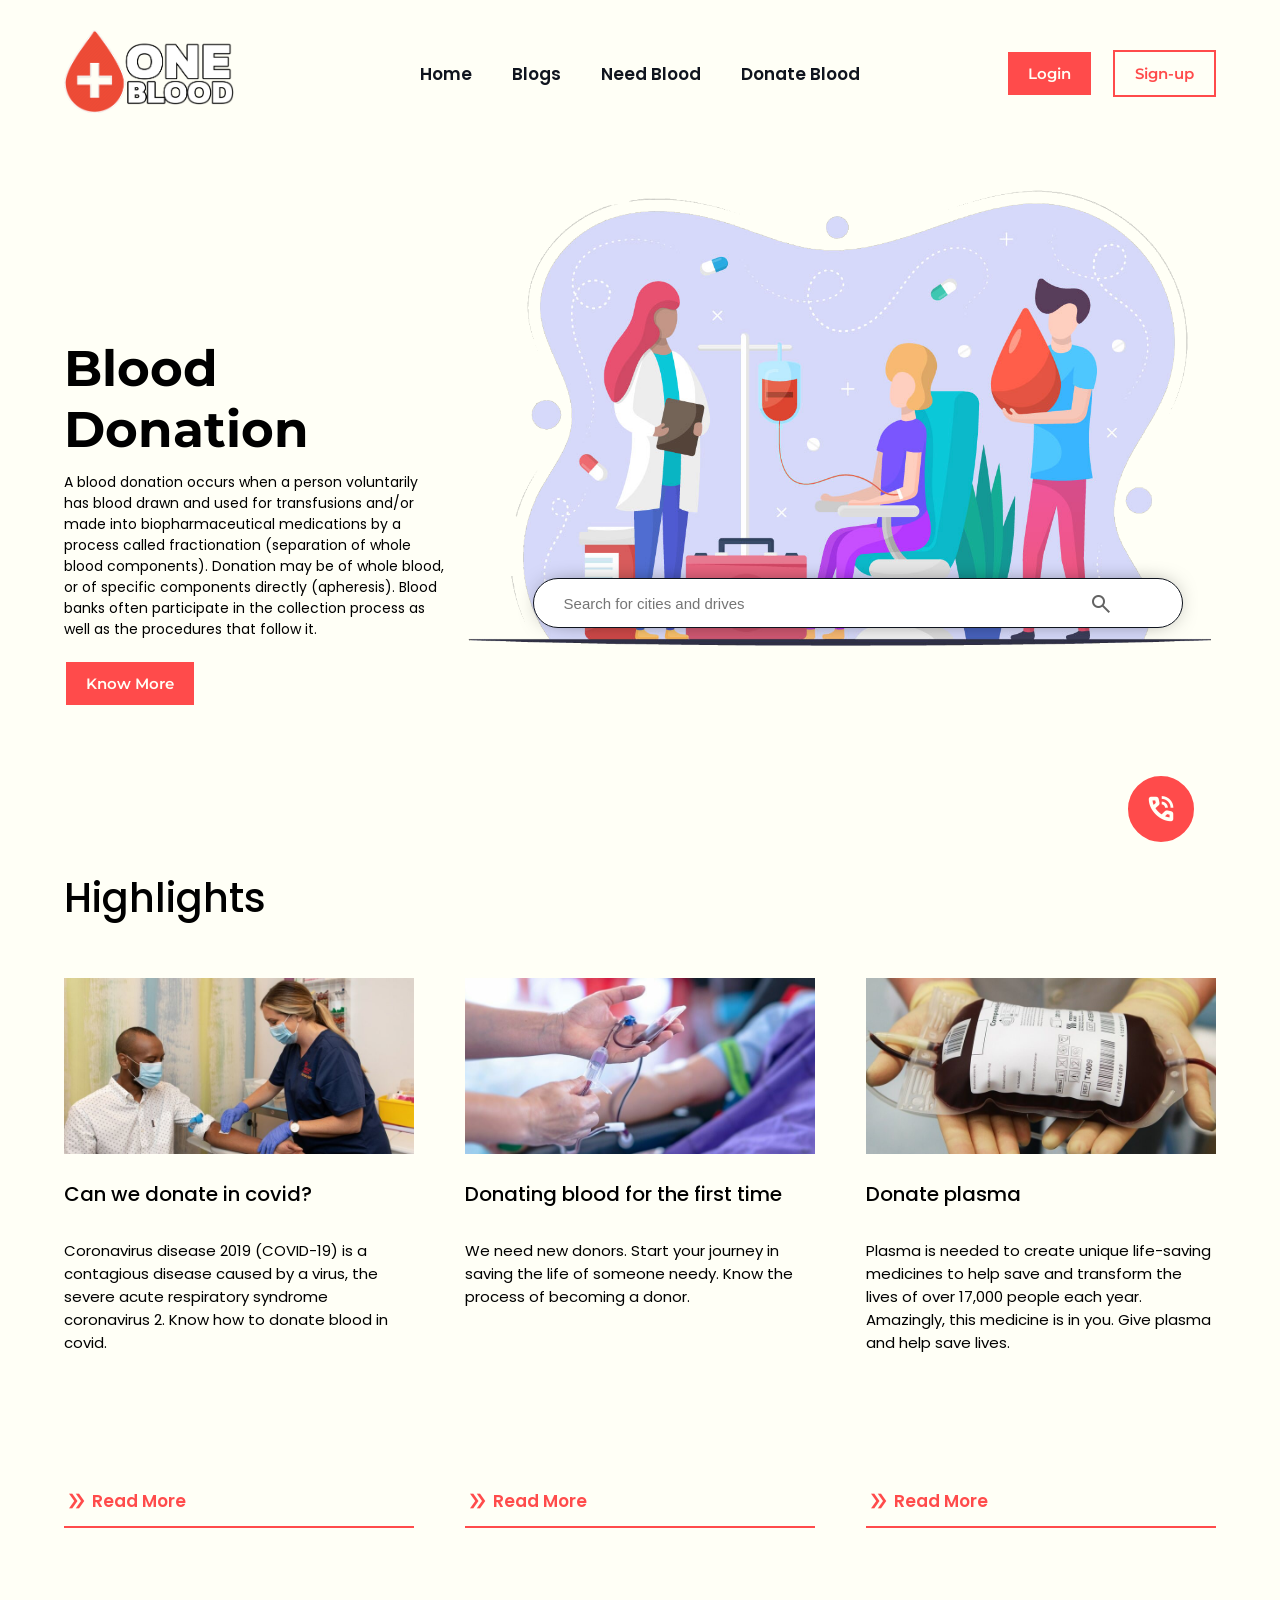
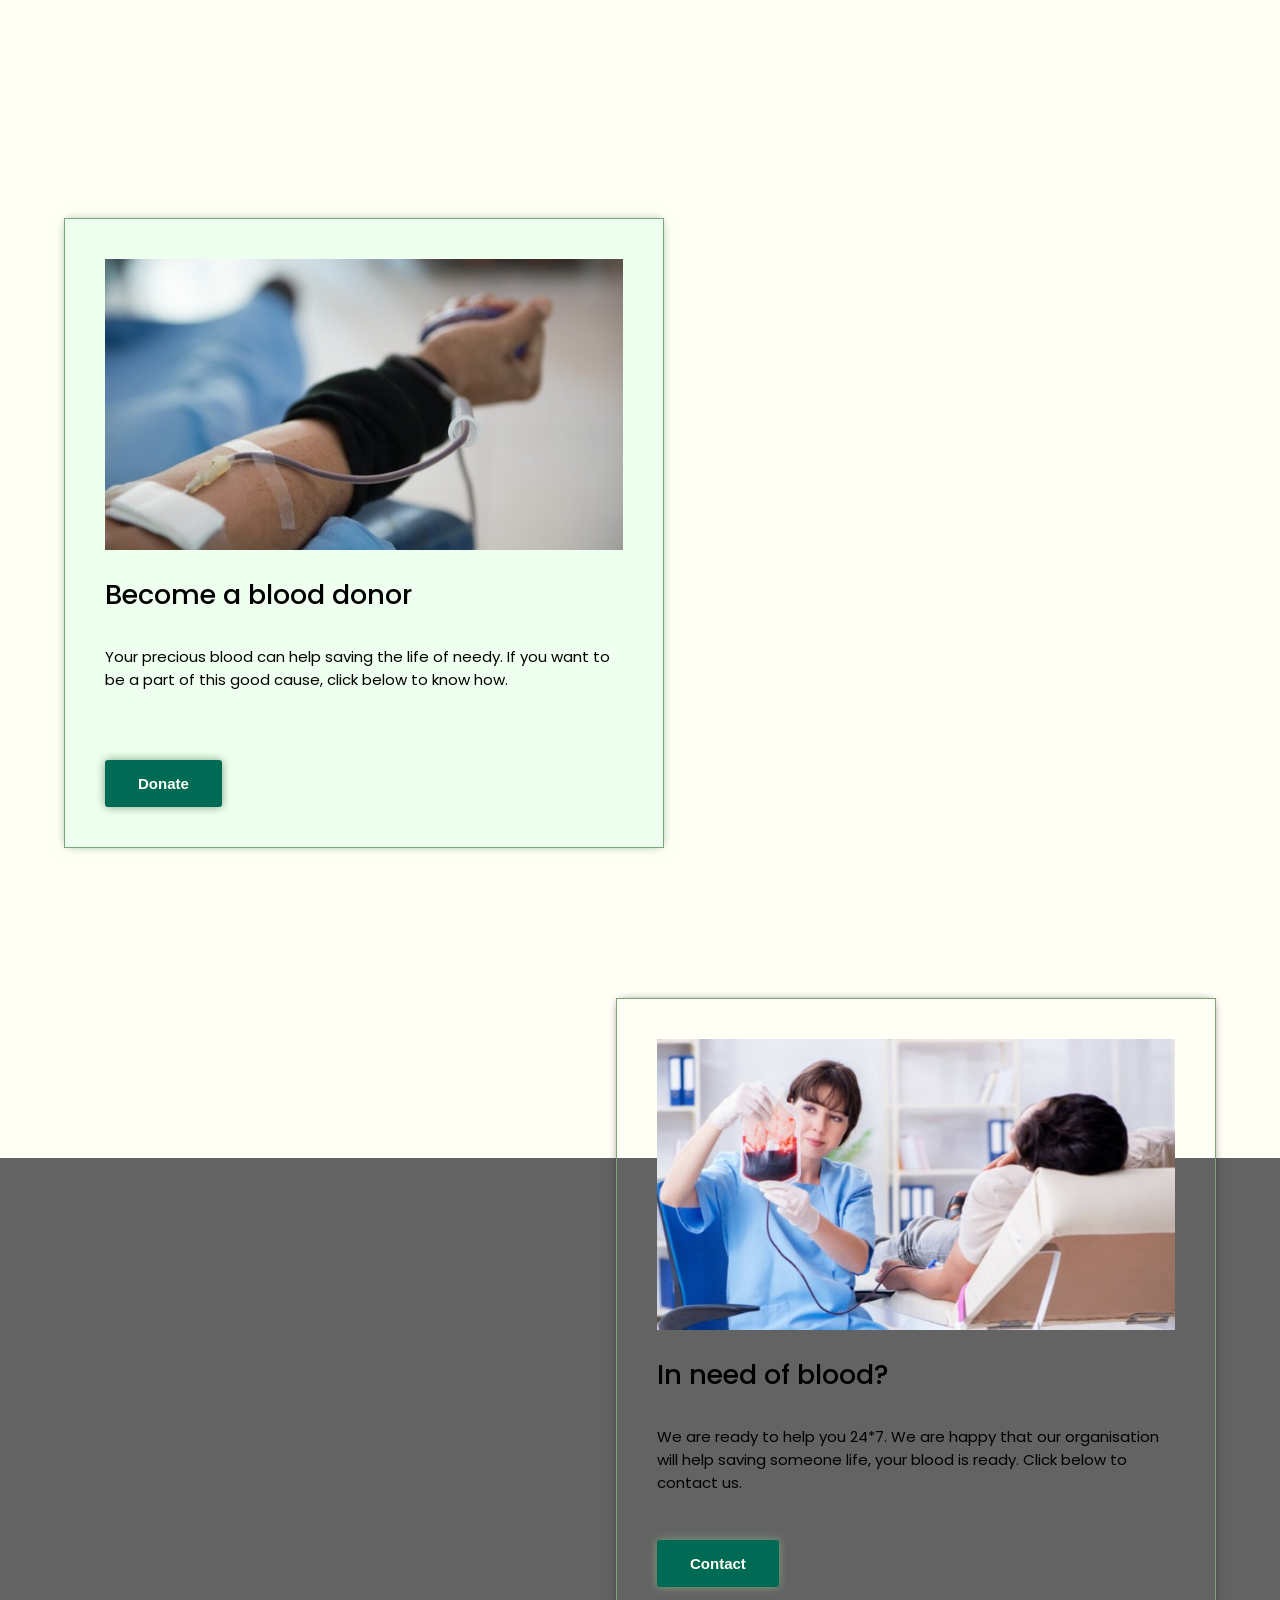
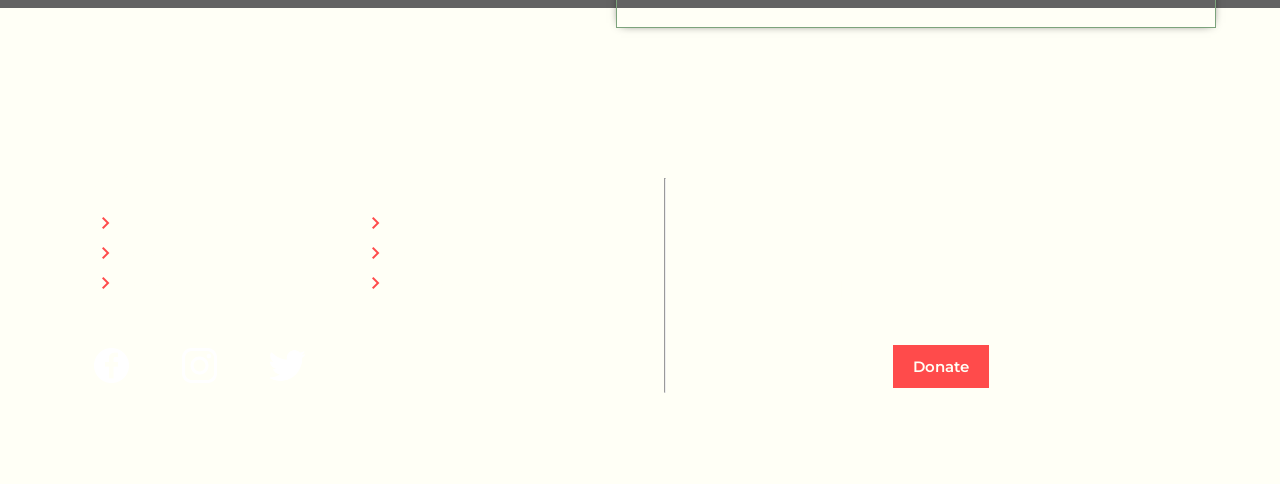
<file: index.html>
<!DOCTYPE html>
<html lang="en">
<head>
    <meta charset="UTF-8">
    <meta http-equiv="X-UA-Compatible" content="IE=edge">
    <meta name="viewport" content="width=device-width, initial-scale=1.0">
    <title> One Blood | Andy Design </title>
    <link rel="stylesheet" href="./css/style.css">
    <link rel="shortcut icon" href="./images/android-chrome-192x192.png" type="image/x-icon">
    <link rel="stylesheet" href="https://fonts.googleapis.com/css2?family=Material+Symbols+Outlined:opsz,wght,FILL,GRAD@48,600,0,0"/>
    <link rel="stylesheet" href="https://fonts.googleapis.com/css2?family=Material+Symbols+Outlined:opsz,wght,FILL,GRAD@48,700,1,200"/>
    <link rel="stylesheet" href="https://fonts.googleapis.com/css2?family=Material+Symbols+Outlined:opsz,wght,FILL,GRAD@20..48,100..700,0..1,-50..200" />
    <link rel="stylesheet" href="https://fonts.googleapis.com/css2?family=Material+Symbols+Outlined:opsz,wght,FILL,GRAD@20..48,100..700,0..1,-50..200" />
</head>
<body>
    <nav class="navbar container">
        <div class="logo"> <a href="./index.html"> <img src="./images/one blood logo.png" alt="Website logo"> </a> </div>
        <div class="nav-item-wrapper">
            <ul class="nav-items">
                <li class="nav-item-1"> <a href="./index.html"> Home </a> </li>
                <li class="nav-item-2"> <a href="#BLOG"> Blogs </a> </li>
                <li class="nav-item-3"> <a href="./contact.html"> Need Blood </a> </li>
                <li class="nav-item-3"> <a href="./donate.html"> Donate Blood </a> </li>
            </ul>
        </div>
        <div class="nav-right">
            <div> <a href="./login.html"> <button type="submit" class="login-btn primary-btn"> Login </button> </a> </div>
            <div> <a href="./signup.html"> <button type="submit" class="sign-up-btn secondary-btn"> Sign-up </button> </a> </div>
        </div>
    </nav>

    <section class="appointment-wrap container">
        <div class="appointment">
            <div class="appointment-circle">
                <a href="./donate.html"> <span class="material-symbols-outlined"> phone_in_talk </span> </a>
            </div>
            <div class="appointment-text"> <p>Book an appointment</p> </div>
        </div>
    </section>

    <section class="showcase-bg container">
        <div class="bg-image"> <img src="./images/blood-donation.png" alt="Picture of a doctor, a donor and a reciever"> </div>
        <form action="" method="post" class="form-1">
            <input type="text" name="" id="search-box" class="search-box" placeholder="Search for cities and drives">
            <button type="submit" class="comp-btn"> <span class="material-symbols-outlined"> search </span> </button>
            <button type="submit" class="mob-btn primary-btn"> Search </button>
        </form>
        <div class="bd-info-wrap">
            <h1 class="bd-info-head"> Blood Donation </h1>
            <p class="bd-info-text"> A blood donation occurs when a person voluntarily has blood drawn and used for transfusions and/or made into biopharmaceutical medications by a process called fractionation (separation of whole blood components). Donation may be of whole blood, or of specific components directly (apheresis). Blood banks often participate in the collection process as well as the procedures that follow it. </p>
            <a href="https://en.wikipedia.org/wiki/Blood_donation" target="_blank" class="know-more-btn"> <button class="primary-btn"> Know More </button> </a>
        </div>
    </section>
    
    <section class="blog-wrap" id="BLOG">
        <h1 class="blog-head container"> Highlights </h1>
        <div class="box-wrap container">
            <div class="box">
                <img src="./images/covid_donate.jpg" alt="Blood donation in covid19">
                <h3 class="box-head"> Can we donate in covid? </h3>
                <p class="box-text"> Coronavirus disease 2019 (COVID-19) is a contagious disease caused by a virus, the severe acute respiratory syndrome coronavirus 2. Know how to donate blood in covid. </p>
                <div class="box-link-wrapper">
                    <a href="https://www.redcrossblood.org/donate-blood/dlp/coronavirus--covid-19--and-blood-donation.html" target="_blank"> 
                        <div class="box-btn"> 
                            <span class="material-symbols-outlined"> double_arrow </span> 
                            <span class="rm-text"> Read More </span> 
                        </div> 
                    </a>
                </div>
            </div>
            <div class="box">
                <img src="./images/first-donate.jpg" alt="Donating blood for first time">
                <h3 class="box-head"> Donating blood for the first time </h3>
                <p class="box-text"> We need new donors. Start your journey in saving the life of someone needy. Know the process of becoming a donor. </p>
                <div class="box-link-wrapper">
                    <a href="https://www.blood.co.uk/the-donation-process/giving-blood-for-the-first-time/" target="_blank"> 
                        <div class="box-btn"> 
                            <span class="material-symbols-outlined"> double_arrow </span> 
                            <span class="rm-text"> Read More </span> 
                        </div> 
                    </a>
                </div>
            </div>
            <div class="box">
                <img src="./images/plasma-donate.jpg" alt="Donate your plasma">
                <h3 class="box-head"> Donate plasma </h3>
                <p class="box-text"> Plasma is needed to create unique life-saving medicines to help save and transform the lives of over 17,000 people each year. Amazingly, this medicine is in you. Give plasma and help save lives. </p>
                <div class="box-link-wrapper">
                    <a href="https://www.blood.co.uk/plasma/" target="_blank"> 
                        <div class="box-btn"> 
                            <span class="material-symbols-outlined"> double_arrow </span> 
                            <span class="rm-text"> Read More </span> 
                        </div> 
                    </a>
                </div>
            </div>
        </div>
    </section>

    <section class="dr-wrap container">
        <div class="dr">
            <div class="donate">
                <img src="./images/doing-blood-donate.jpg" alt="">
                <h1 class="donate-head"> Become a blood donor </h1>
                <p class="dr-text"> Your precious blood can help saving the life of needy. If you want to be a part of this good cause, click below to know how. </p>
                <a href="./donate.html"> <button class="donate-btn"> Donate </button> </a>
            </div>
            <div class="recieve">
                <img src="./images/blood-recieve.jpg" alt="">
                <h1 class="recieve-head"> In need of blood? </h1>
                <p class="dr-text"> We are ready to help you 24*7. We are happy that our organisation will help saving someone life, your blood is ready. Click below to contact us. </p>
                <a href="./contact.html"> <button class="recieve-btn"> Contact </button> </a>
            </div>
        </div>
    </section>

    <section class="footer">
        <div class="foot-wrap container">
            <div class="left-items-wrap">
                <div class="foot-links-wrap container">
                    <div class="q-links-wrapper">
                        <h3 class="q-links"> Quick Links </h3>
                        <div> 
                            <a href="https://en.wikipedia.org/wiki/Blood_donation" target="_blank"> 
                                <div class="footer-link-wrapper"> 
                                    <span class="material-symbols-outlined"> chevron_right </span> 
                                    <span class="footer-link-text"> About Blood Donation </span> 
                                </div> 
                            </a>  
                        </div>
                        <div> 
                            <a href="./donate.html" target="_blank"> 
                                <div class="footer-link-wrapper"> 
                                    <span class="material-symbols-outlined"> chevron_right </span> 
                                    <span class="footer-link-text"> Donate </span> 
                                </div>
                            </a>
                        </div>
                        <div> 
                            <a href="./contact.html" target="_blank"> 
                                <div class="footer-link-wrapper"> 
                                    <span class="material-symbols-outlined"> chevron_right </span> 
                                    <span class="footer-link-text"> Contact Us </span> 
                                </div>
                            </a>
                        </div>
                    </div>
                    <div class="imp-links-wrapper">
                        <h3 class="imp-links"> Important Links </h3>
                        <div> 
                            <a href="" target="_blank"> 
                                <div class="footer-link-wrapper"> 
                                    <span class="material-symbols-outlined"> chevron_right </span> 
                                    <span class="footer-link-text"> Privacy </span> 
                                </div>
                            </a> 
                        </div>
                        <div> 
                            <a href="" target="_blank"> 
                                <div class="footer-link-wrapper"> 
                                    <span class="material-symbols-outlined"> chevron_right </span> 
                                    <span class="footer-link-text"> Cookies </span> 
                                </div>    
                            </a>
                        </div>
                        <div> 
                            <a href="" target="_blank"> 
                                <div class="footer-link-wrapper"> 
                                    <span class="material-symbols-outlined"> chevron_right </span> 
                                    <span class="footer-link-text"> Terms and Conditions </span> 
                                </div>
                            </a> 
                        </div>
                        <div>
        
                        </div>
                    </div>
                </div>
                <div class="sm-links container">
                    <a href=""> <img src="./images/facebook.png" alt=""> </a>
                    <a href=""> <img src="./images/instagram.png" alt=""> </a>
                    <a href=""> <img src="./images/twitter.png" alt=""> </a>
                </div>
            </div>
            <hr class="foot-breaker">
            <div class="right-text-wrap container">
                <div class="foot-l-text"> "One drop can save many lives" </div>
                <div> <button type="submit" class="login-btn primary-btn"> Donate </button> </div>
            </div>
        </div>
        <p class="container cr-text"> One Blood &copy; &nbsp; | &nbsp Andy Designs &nbsp | &nbsp; All rights reserved </p> 
    </section>
</body> 
</html>
</file>
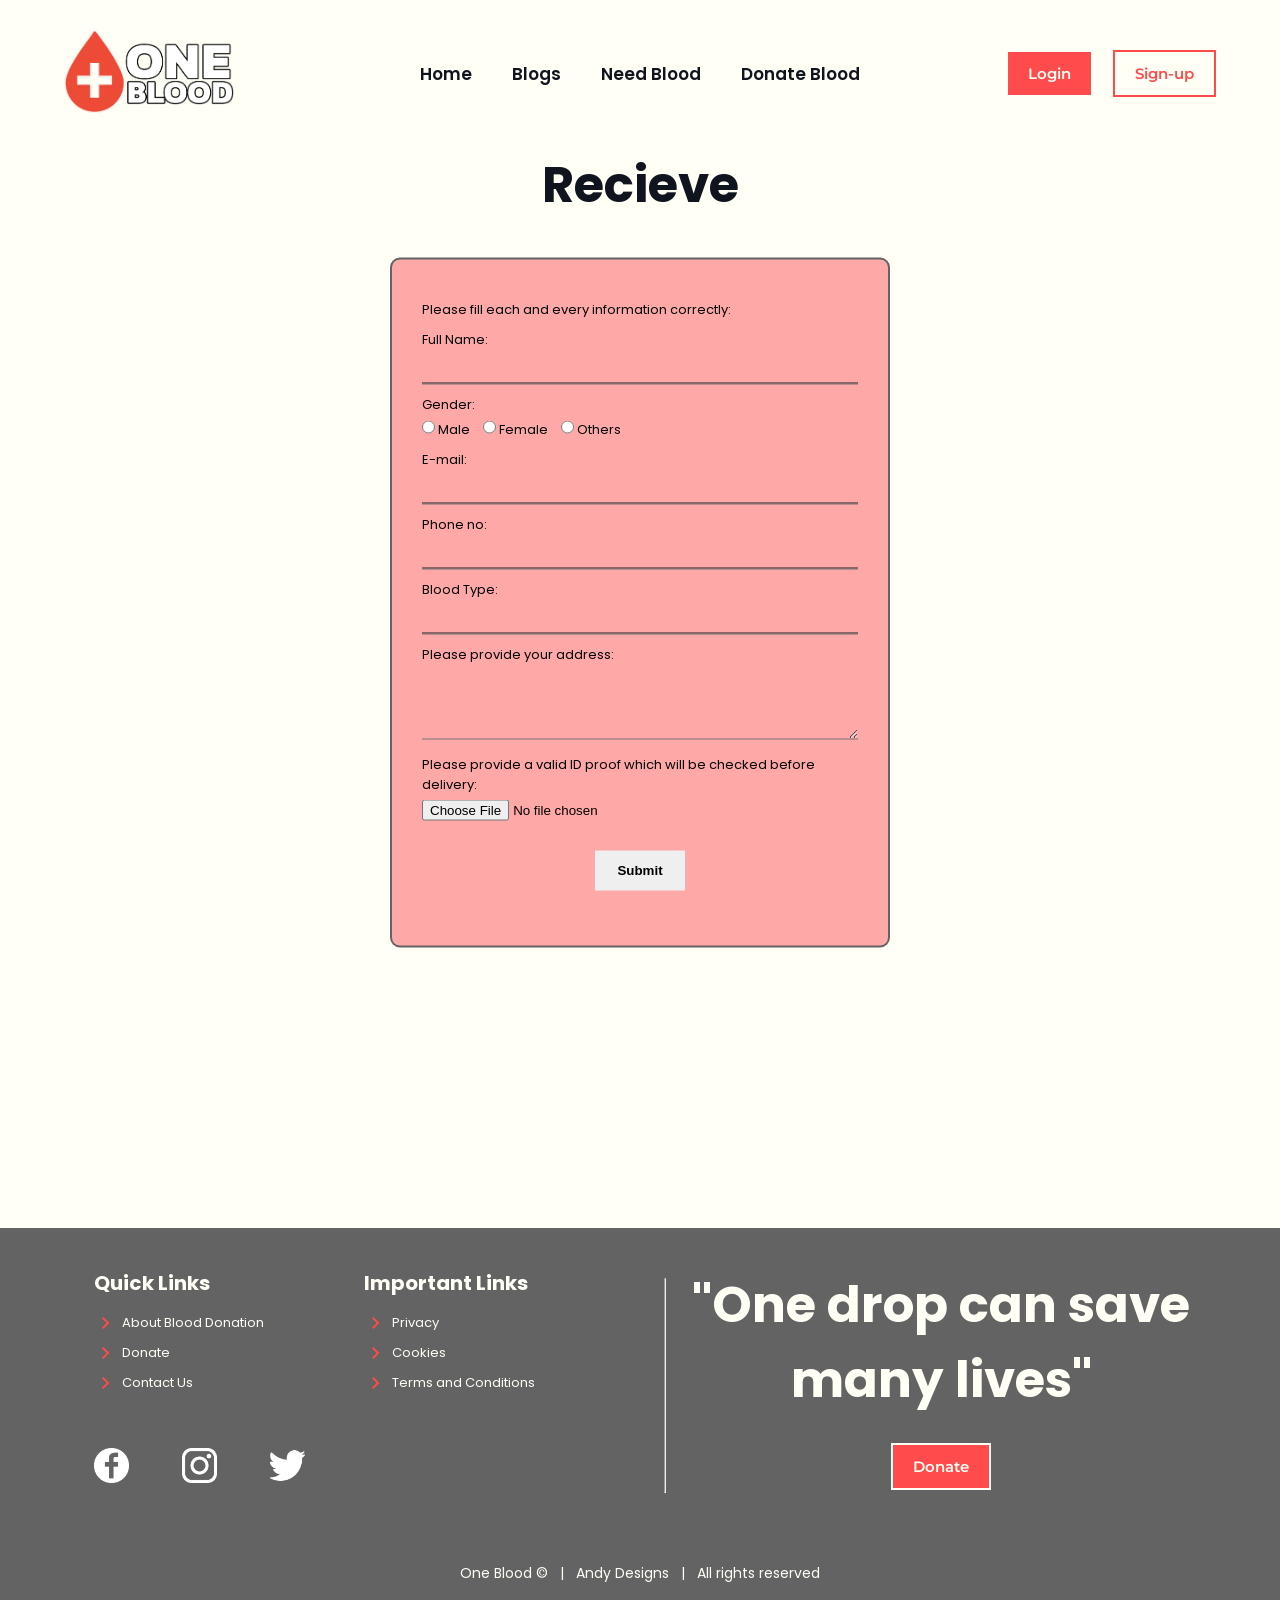
<file: contact.html>
<!DOCTYPE html>
<html lang="en">
<head>
    <meta charset="UTF-8">
    <meta http-equiv="X-UA-Compatible" content="IE=edge">
    <meta name="viewport" content="width=device-width, initial-scale=1.0">
    <title> Recieve Blood </title>
    <link rel="stylesheet" href="./css/contact.css">
    <link rel="shortcut icon" href="./images/android-chrome-192x192.png" type="image/x-icon">
    <link rel="stylesheet" href="https://fonts.googleapis.com/css2?family=Material+Symbols+Outlined:opsz,wght,FILL,GRAD@48,600,0,0"/>
    <link rel="stylesheet" href="https://fonts.googleapis.com/css2?family=Material+Symbols+Outlined:opsz,wght,FILL,GRAD@48,700,1,200"/>
    <link rel="stylesheet" href="https://fonts.googleapis.com/css2?family=Material+Symbols+Outlined:opsz,wght,FILL,GRAD@20..48,100..700,0..1,-50..200" />
    <link rel="stylesheet" href="https://fonts.googleapis.com/css2?family=Material+Symbols+Outlined:opsz,wght,FILL,GRAD@20..48,100..700,0..1,-50..200" />
    <script src="./js/rvalid.js"></script>
</head>
<body> 
    <nav class="navbar container">
        <div class="logo"> <a href="./index.html"> <img src="./images/one blood logo.png" alt="Website logo"> </a> </div>
        <div class="nav-item-wrapper">
            <ul class="nav-items">
                <li class="nav-item-1"> <a href="./index.html"> Home </a> </li>
                <li class="nav-item-2"> <a href="./index.html#BLOG"> Blogs </a> </li>
                <li class="nav-item-3"> <a href="./contact.html"> Need Blood </a> </li>
                <li class="nav-item-3"> <a href="./donate.html"> Donate Blood </a> </li>
            </ul>
        </div>
        <div class="nav-right">
            <div> <a href="./login.html"> <button type="submit" class="login-btn primary-btn"> Login </button> </a> </div>
            <div> <a href="./signup.html"> <button type="submit" class="sign-up-btn secondary-btn"> Sign-up </button> </a> </div>
        </div>
    </nav>

    <section class="contact container">
        <h1 class="contact-heading"> Recieve </h1>
        <div class="c-wrap">
            <form action="" class="contact-form">
                <p class="c-text"> Please fill each and every information correctly: </p>
                <p class="c-text"> Full Name: </p>
                <input type="text" id="fname" required class="c-input">
                <p class="c-text gender"> Gender: </p>
                
                <input type="radio" name="gender" id="male" value="Male">
                <label for="male" class="c-text"> Male </label>
                <input type="radio" name="gender" id="female" value="Female">
                <label for="female" class="c-text"> Female </label>
                <input type="radio" name="gender" id="others" value="Others">
                <label for="others" class="c-text"> Others </label>
                
                <p class="c-text"> E-mail: </p>
                <input type="email" id="femail" required class="c-input">
                <p class="c-text"> Phone no: </p>
                <input type="text" id="fphone" required class="c-input">
                <p class="c-text"> Blood Type: </p>
                <input type="text" id="ftype" required class="c-input">
                <p class="c-text"> Please provide your address: </p>
                <textarea name="" id="fdetails" id="" cols="50" rows="10"></textarea>
                <p class="c-text"> Please provide a valid ID proof which will be checked before delivery: </p>
                <input type="file" name="" id="">
                <button type="submit" class="submitBtn" onclick="rValidate()"> Submit </button>
            </form>
        </div>
	</section>

    <section class="footer">
        <div class="foot-wrap container">
            <div class="left-items-wrap">
                <div class="foot-links-wrap container">
                    <div class="q-links-wrapper">
                        <h3 class="q-links"> Quick Links </h3>
                        <div> 
                            <a href="https://en.wikipedia.org/wiki/Blood_donation" target="_blank"> 
                                <div class="footer-link-wrapper"> 
                                    <span class="material-symbols-outlined"> chevron_right </span> 
                                    <span class="footer-link-text"> About Blood Donation </span> 
                                </div> 
                            </a> 
                        </div>
                        <div> 
                            <a href="./donate.html" target="_blank">  
                                <div class="footer-link-wrapper"> 
                                    <span class="material-symbols-outlined"> chevron_right </span> 
                                    <span class="footer-link-text"> Donate </span> 
                                </div>
                            </a>
                        </div>
                        <div> 
                            <a href="./contact.html" target="_blank"> 
                                <div class="footer-link-wrapper"> 
                                    <span class="material-symbols-outlined"> chevron_right </span> 
                                    <span class="footer-link-text"> Contact Us </span> 
                                </div>
                            </a>
                        </div>
                    </div>
                    <div class="imp-links-wrapper">
                        <h3 class="imp-links"> Important Links </h3>
                        <div> 
                            <a href="" target="_blank"> 
                                <div class="footer-link-wrapper"> 
                                    <span class="material-symbols-outlined"> chevron_right </span> 
                                    <span class="footer-link-text"> Privacy </span> 
                                </div>
                            </a> 
                        </div>
                        <div> 
                            <a href="" target="_blank"> 
                                <div class="footer-link-wrapper"> 
                                    <span class="material-symbols-outlined"> chevron_right </span> 
                                    <span class="footer-link-text"> Cookies </span> 
                                </div>    
                            </a>
                        </div>
                        <div> 
                            <a href="" target="_blank"> 
                                <div class="footer-link-wrapper"> 
                                    <span class="material-symbols-outlined"> chevron_right </span> 
                                    <span class="footer-link-text"> Terms and Conditions </span> 
                                </div>
                            </a> 
                        </div>
                        <div>
        
                        </div>
                    </div>
                </div>
                <div class="sm-links container">
                    <a href=""> <img src="./images/facebook.png" alt=""> </a>
                    <a href=""> <img src="./images/instagram.png" alt=""> </a>
                    <a href=""> <img src="./images/twitter.png" alt=""> </a>
                </div>
            </div>
            <hr class="foot-breaker">
            <div class="right-text-wrap container">
                <div class="foot-l-text"> "One drop can save many lives" </div>
                <div> <button type="submit" class="login-btn primary-btn"> Donate </button> </div>
            </div>
        </div>
        <p class="container cr-text"> One Blood &copy; &nbsp; | &nbsp Andy Designs &nbsp | &nbsp; All rights reserved </p> 
    </section>
</body>
</html>
</file>
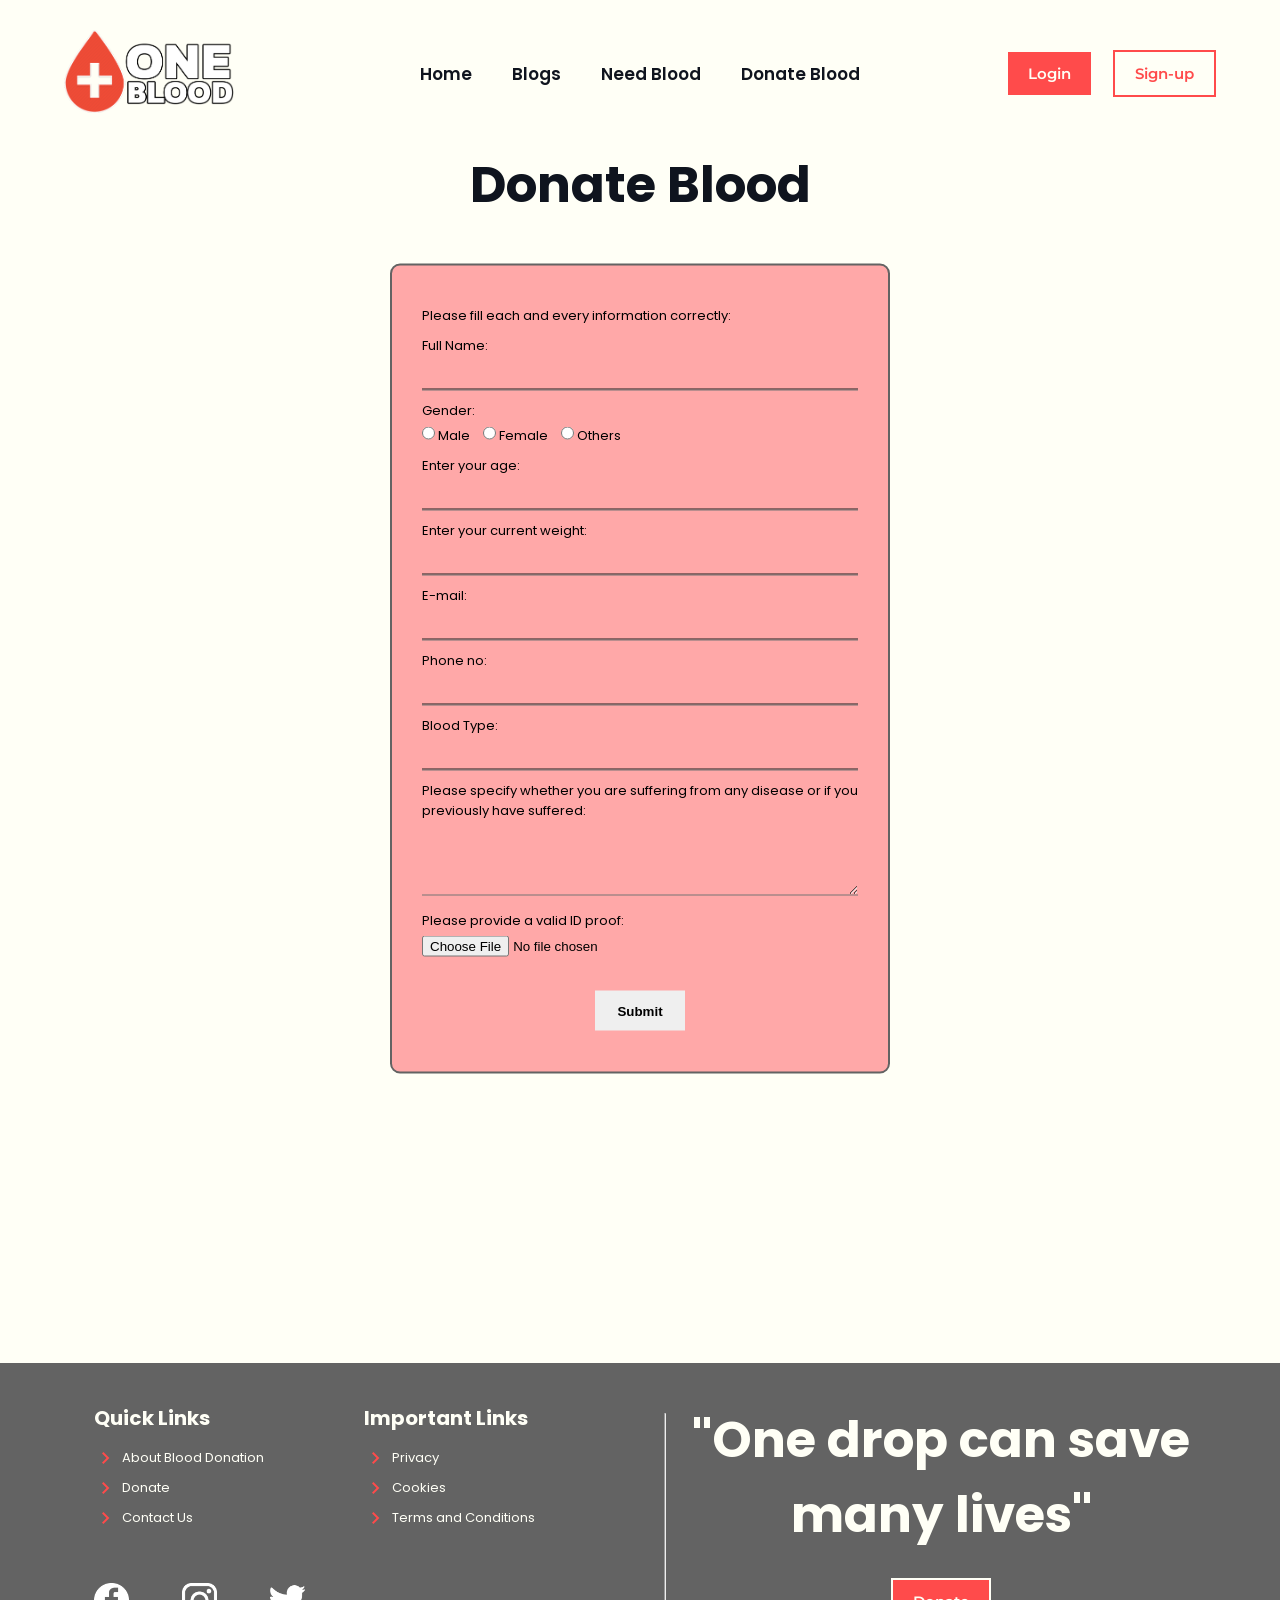
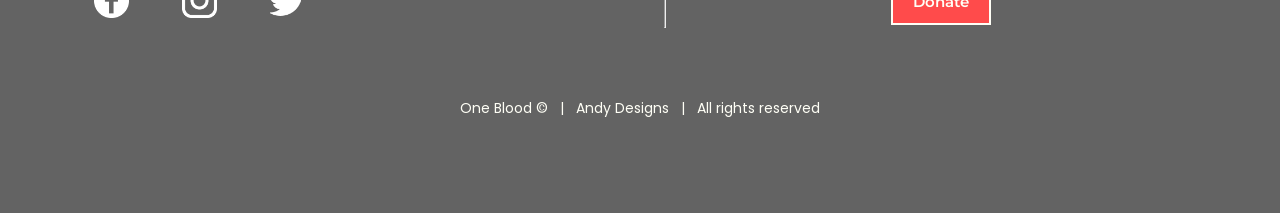
<file: donate.html>
<!DOCTYPE html>
<html lang="en">
<head>
    <meta charset="UTF-8">
    <meta http-equiv="X-UA-Compatible" content="IE=edge">
    <meta name="viewport" content="width=device-width, initial-scale=1.0">
    <title> Donate Blood </title>
    <link rel="stylesheet" href="./css/contact.css">
    <link rel="shortcut icon" href="./images/android-chrome-192x192.png" type="image/x-icon">
    <link rel="stylesheet" href="https://fonts.googleapis.com/css2?family=Material+Symbols+Outlined:opsz,wght,FILL,GRAD@48,600,0,0"/>
    <link rel="stylesheet" href="https://fonts.googleapis.com/css2?family=Material+Symbols+Outlined:opsz,wght,FILL,GRAD@48,700,1,200"/>
    <link rel="stylesheet" href="https://fonts.googleapis.com/css2?family=Material+Symbols+Outlined:opsz,wght,FILL,GRAD@20..48,100..700,0..1,-50..200" />
    <link rel="stylesheet" href="https://fonts.googleapis.com/css2?family=Material+Symbols+Outlined:opsz,wght,FILL,GRAD@20..48,100..700,0..1,-50..200" />
    <script src="./js/dvalid.js"></script>
</head>
<body>
    <nav class="navbar container">
        <div class="logo"> <a href="./index.html"> <img src="./images/one blood logo.png" alt="Website logo"> </a> </div>
        <div class="nav-item-wrapper">
            <ul class="nav-items">
                <li class="nav-item-1"> <a href="./index.html"> Home </a> </li>
                <li class="nav-item-2"> <a href="./index.html#BLOG"> Blogs </a> </li>
                <li class="nav-item-3"> <a href="./contact.html"> Need Blood </a> </li>
                <li class="nav-item-3"> <a href=""> Donate Blood </a> </li>
            </ul>
        </div>
        <div class="nav-right">
            <div> <a href="./login.html"> <button type="submit" class="login-btn primary-btn"> Login </button> </a> </div>
            <div> <a href="./signup.html"> <button type="submit" class="sign-up-btn secondary-btn"> Sign-up </button> </a> </div>
        </div>
    </nav>

    <section class="contact d-contact container">
        <h1 class="contact-heading"> Donate Blood </h1>
        <div class="c-wrap d-wrap">
            <form action="" class="contact-form">
                <p class="c-text"> Please fill each and every information correctly: </p>
                <p class="c-text"> Full Name: </p>
                <input type="text" id="fname" required class="c-input">
                <p class="c-text gender"> Gender: </p>
                
                <input type="radio" name="gender" id="male" value="Male">
                <label for="male" class="c-text"> Male </label>
                <input type="radio" name="gender" id="female" value="Female">
                <label for="female" class="c-text"> Female </label>
                <input type="radio" name="gender" id="others" value="Others">
                <label for="others" class="c-text"> Others </label>
                
                <p class="c-text"> Enter your age: </p>
                <input type="text" id="fage" required class="c-input">
                <p class="c-text"> Enter your current weight: </p>
                <input type="text" id="fweight" required class="c-input">
                <p class="c-text"> E-mail: </p>
                <input type="email" id="femail" required class="c-input">
                <p class="c-text"> Phone no: </p>
                <input type="text" id="fphone" required class="c-input">
                <p class="c-text"> Blood Type: </p>
                <input type="text" id="ftype" required class="c-input">
                <p class="c-text"> Please specify whether you are suffering from any disease or if you previously have suffered: </p>
                <textarea name="" id="fdetails" cols="50" rows="10"></textarea>
                <p class="c-text"> Please provide a valid ID proof: </p>
                <input type="file" name="" id="">
                <button type="submit" class="dBtn" onclick="dValidate()"> Submit </button>
            </form>
        </div>
	</section>

    <section class="footer">
        <div class="foot-wrap container">
            <div class="left-items-wrap">
                <div class="foot-links-wrap container">
                    <div class="q-links-wrapper">
                        <h3 class="q-links"> Quick Links </h3>
                        <div> 
                            <a href="https://en.wikipedia.org/wiki/Blood_donation" target="_blank"> 
                                <div class="footer-link-wrapper"> 
                                    <span class="material-symbols-outlined"> chevron_right </span> 
                                    <span class="footer-link-text"> About Blood Donation </span> 
                                </div> 
                            </a> 
                        </div>
                        <div> 
                            <a href="" target="_blank"> 
                                <div class="footer-link-wrapper"> 
                                    <span class="material-symbols-outlined"> chevron_right </span> 
                                    <span class="footer-link-text"> Donate </span> 
                                </div>
                            </a>
                        </div>
                        <div> 
                            <a href="./contact.html" target="_blank"> 
                                <div class="footer-link-wrapper"> 
                                    <span class="material-symbols-outlined"> chevron_right </span> 
                                    <span class="footer-link-text"> Contact Us </span> 
                                </div>
                            </a>
                        </div> 
                    </div>
                    <div class="imp-links-wrapper">
                        <h3 class="imp-links"> Important Links </h3>
                        <div> 
                            <a href="" target="_blank"> 
                                <div class="footer-link-wrapper"> 
                                    <span class="material-symbols-outlined"> chevron_right </span> 
                                    <span class="footer-link-text"> Privacy </span> 
                                </div>
                            </a> 
                        </div>
                        <div> 
                            <a href="" target="_blank"> 
                                <div class="footer-link-wrapper"> 
                                    <span class="material-symbols-outlined"> chevron_right </span> 
                                    <span class="footer-link-text"> Cookies </span> 
                                </div>    
                            </a>
                        </div>
                        <div> 
                            <a href="" target="_blank"> 
                                <div class="footer-link-wrapper"> 
                                    <span class="material-symbols-outlined"> chevron_right </span> 
                                    <span class="footer-link-text"> Terms and Conditions </span> 
                                </div>
                            </a> 
                        </div>
                        <div>
        
                        </div>
                    </div>
                </div>
                <div class="sm-links container">
                    <a href=""> <img src="./images/facebook.png" alt=""> </a>
                    <a href=""> <img src="./images/instagram.png" alt=""> </a>
                    <a href=""> <img src="./images/twitter.png" alt=""> </a>
                </div>
            </div>
            <hr class="foot-breaker">
            <div class="right-text-wrap container">
                <div class="foot-l-text"> "One drop can save many lives" </div>
                <div> <button type="submit" class="login-btn primary-btn"> Donate </button> </div>
            </div>
        </div>
        <p class="container cr-text"> One Blood &copy; &nbsp; | &nbsp Andy Designs &nbsp | &nbsp; All rights reserved </p> 
    </section>
</body>
</html>
</file>
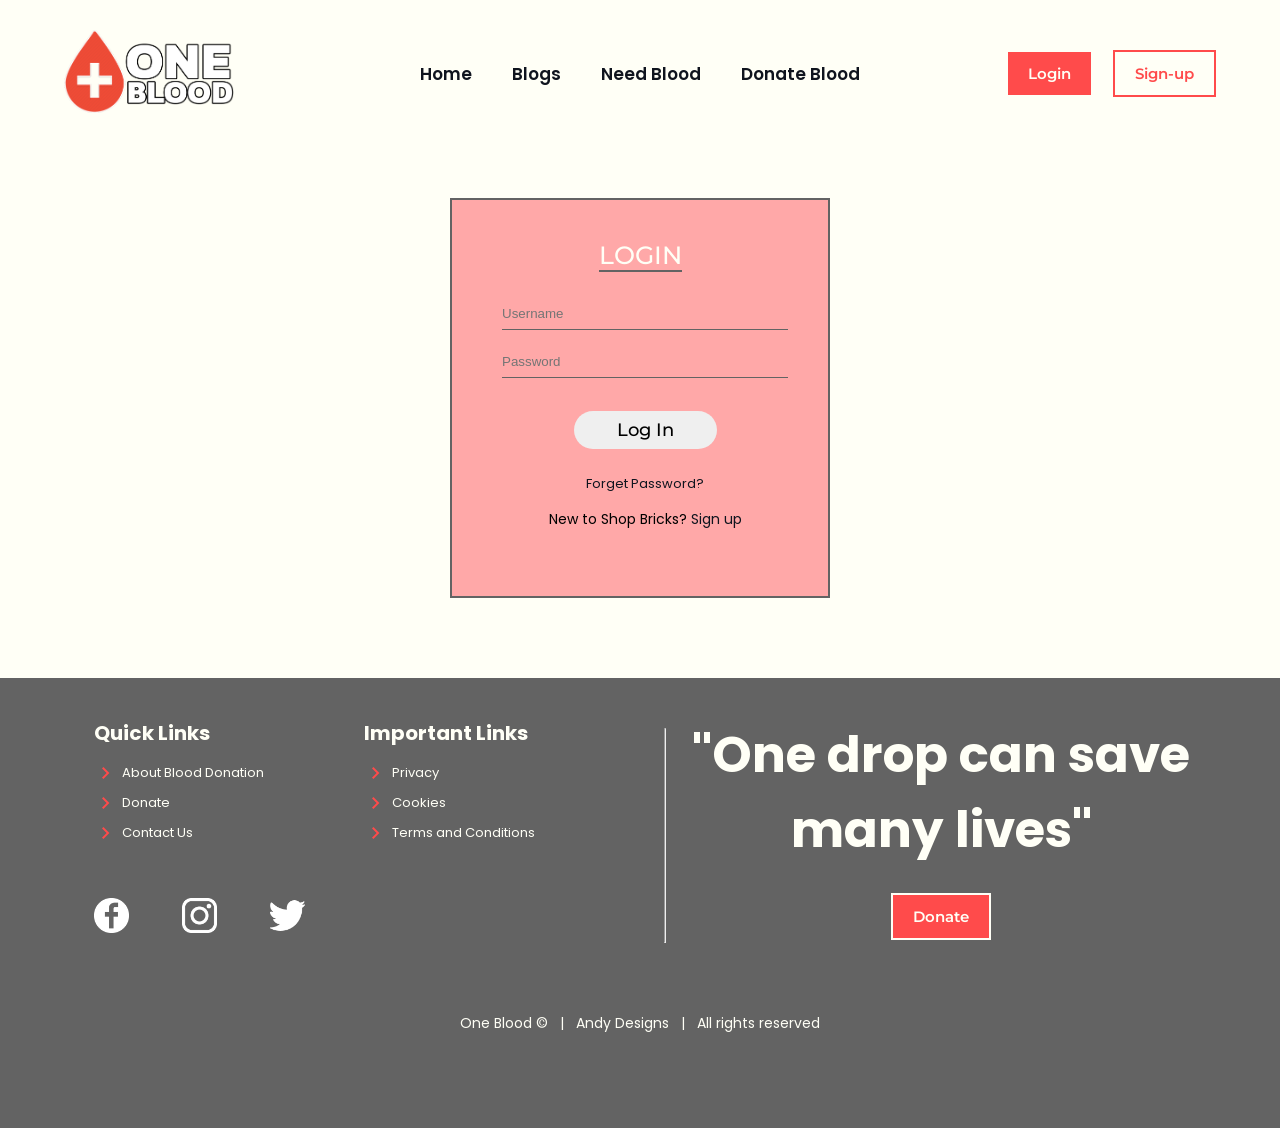
<file: login.html>
<!DOCTYPE html>
<html lang="en">
<head>
    <meta charset="UTF-8">
    <meta http-equiv="X-UA-Compatible" content="IE=edge">
    <meta name="viewport" content="width=device-width, initial-scale=1.0">
    <title> Donate Blood </title>
    <link rel="stylesheet" href="./css/login.css">
    <link rel="shortcut icon" href="./images/android-chrome-192x192.png" type="image/x-icon">
    <link rel="stylesheet" href="https://fonts.googleapis.com/css2?family=Material+Symbols+Outlined:opsz,wght,FILL,GRAD@48,600,0,0"/>
    <link rel="stylesheet" href="https://fonts.googleapis.com/css2?family=Material+Symbols+Outlined:opsz,wght,FILL,GRAD@48,700,1,200"/>
    <link rel="stylesheet" href="https://fonts.googleapis.com/css2?family=Material+Symbols+Outlined:opsz,wght,FILL,GRAD@20..48,100..700,0..1,-50..200" />
    <link rel="stylesheet" href="https://fonts.googleapis.com/css2?family=Material+Symbols+Outlined:opsz,wght,FILL,GRAD@20..48,100..700,0..1,-50..200" />
</head>
<body>
    <nav class="navbar container">
        <div class="logo"> <a href="./index.html"> <img src="./images/one blood logo.png" alt="Website logo"> </a> </div>
        <div class="nav-item-wrapper">
            <ul class="nav-items">
                <li class="nav-item-1"> <a href="./index.html"> Home </a> </li>
                <li class="nav-item-2"> <a href="./index.html#BLOG"> Blogs </a> </li>
                <li class="nav-item-3"> <a href="./contact.html"> Need Blood </a> </li>
                <li class="nav-item-3"> <a href=""> Donate Blood </a> </li>
            </ul>
        </div>
        <div class="nav-right">
            <div> <a href="./login.html"> <button type="submit" class="login-btn primary-btn"> Login </button> </a> </div>
            <div> <a href="./signup.html"> <button type="submit" class="sign-up-btn secondary-btn"> Sign-up </button> </a> </div>
        </div>
    </nav>

    <div class="form-box form-wrap-1">
        <div class="bttn">
            <span class="tgl-bttn text-white"> LOGIN </span>
        </div>
        <form action="./index.html">
            <input class="textbox" type="text" name="username" id="username" placeholder="Username" required>
            <input class="textbox" type="password" name="password" id="password" placeholder="Password" required>
            <input class="stbox" type="submit" value="Log In"> <br>
            <a href="" class="forgot-pass"> Forget Password? </a>
            <p class="create-act text-white"> New to Shop Bricks? <a href="./signup.html"> Sign up</a> </p>
        </form>
    </div>

    <section class="footer">
        <div class="foot-wrap container">
            <div class="left-items-wrap">
                <div class="foot-links-wrap container">
                    <div class="q-links-wrapper">
                        <h3 class="q-links"> Quick Links </h3>
                        <div> 
                            <a href="https://en.wikipedia.org/wiki/Blood_donation" target="_blank"> 
                                <div class="footer-link-wrapper"> 
                                    <span class="material-symbols-outlined"> chevron_right </span> 
                                    <span class="footer-link-text"> About Blood Donation </span> 
                                </div> 
                            </a> 
                        </div>
                        <div> 
                            <a href="" target="_blank"> 
                                <div class="footer-link-wrapper"> 
                                    <span class="material-symbols-outlined"> chevron_right </span> 
                                    <span class="footer-link-text"> Donate </span> 
                                </div>
                            </a>
                        </div>
                        <div> 
                            <a href="./contact.html" target="_blank"> 
                                <div class="footer-link-wrapper"> 
                                    <span class="material-symbols-outlined"> chevron_right </span> 
                                    <span class="footer-link-text"> Contact Us </span> 
                                </div>
                            </a>
                        </div>
                    </div>
                    <div class="imp-links-wrapper">
                        <h3 class="imp-links"> Important Links </h3>
                        <div> 
                            <a href="" target="_blank"> 
                                <div class="footer-link-wrapper"> 
                                    <span class="material-symbols-outlined"> chevron_right </span> 
                                    <span class="footer-link-text"> Privacy </span> 
                                </div>
                            </a> 
                        </div>
                        <div> 
                            <a href="" target="_blank"> 
                                <div class="footer-link-wrapper"> 
                                    <span class="material-symbols-outlined"> chevron_right </span> 
                                    <span class="footer-link-text"> Cookies </span> 
                                </div>    
                            </a>
                        </div>
                        <div> 
                            <a href="" target="_blank"> 
                                <div class="footer-link-wrapper"> 
                                    <span class="material-symbols-outlined"> chevron_right </span> 
                                    <span class="footer-link-text"> Terms and Conditions </span> 
                                </div>
                            </a> 
                        </div>
                        <div>
        
                        </div>
                    </div>
                </div>
                <div class="sm-links container">
                    <a href=""> <img src="./images/facebook.png" alt=""> </a>
                    <a href=""> <img src="./images/instagram.png" alt=""> </a>
                    <a href=""> <img src="./images/twitter.png" alt=""> </a>
                </div>
            </div>
            <hr class="foot-breaker">
            <div class="right-text-wrap container">
                <div class="foot-l-text"> "One drop can save many lives" </div>
                <div> <button type="submit" class="login-btn primary-btn"> Donate </button> </div>
            </div>
        </div>
        <p class="container cr-text"> One Blood &copy; &nbsp; | &nbsp Andy Designs &nbsp | &nbsp; All rights reserved </p> 
    </section>

    <script>
        function fun1(){
            alert("Your appointment has been booked..! Please visit nearest one blood center to donate your blood");
        }
    </script>
</body>
</html>
</file>
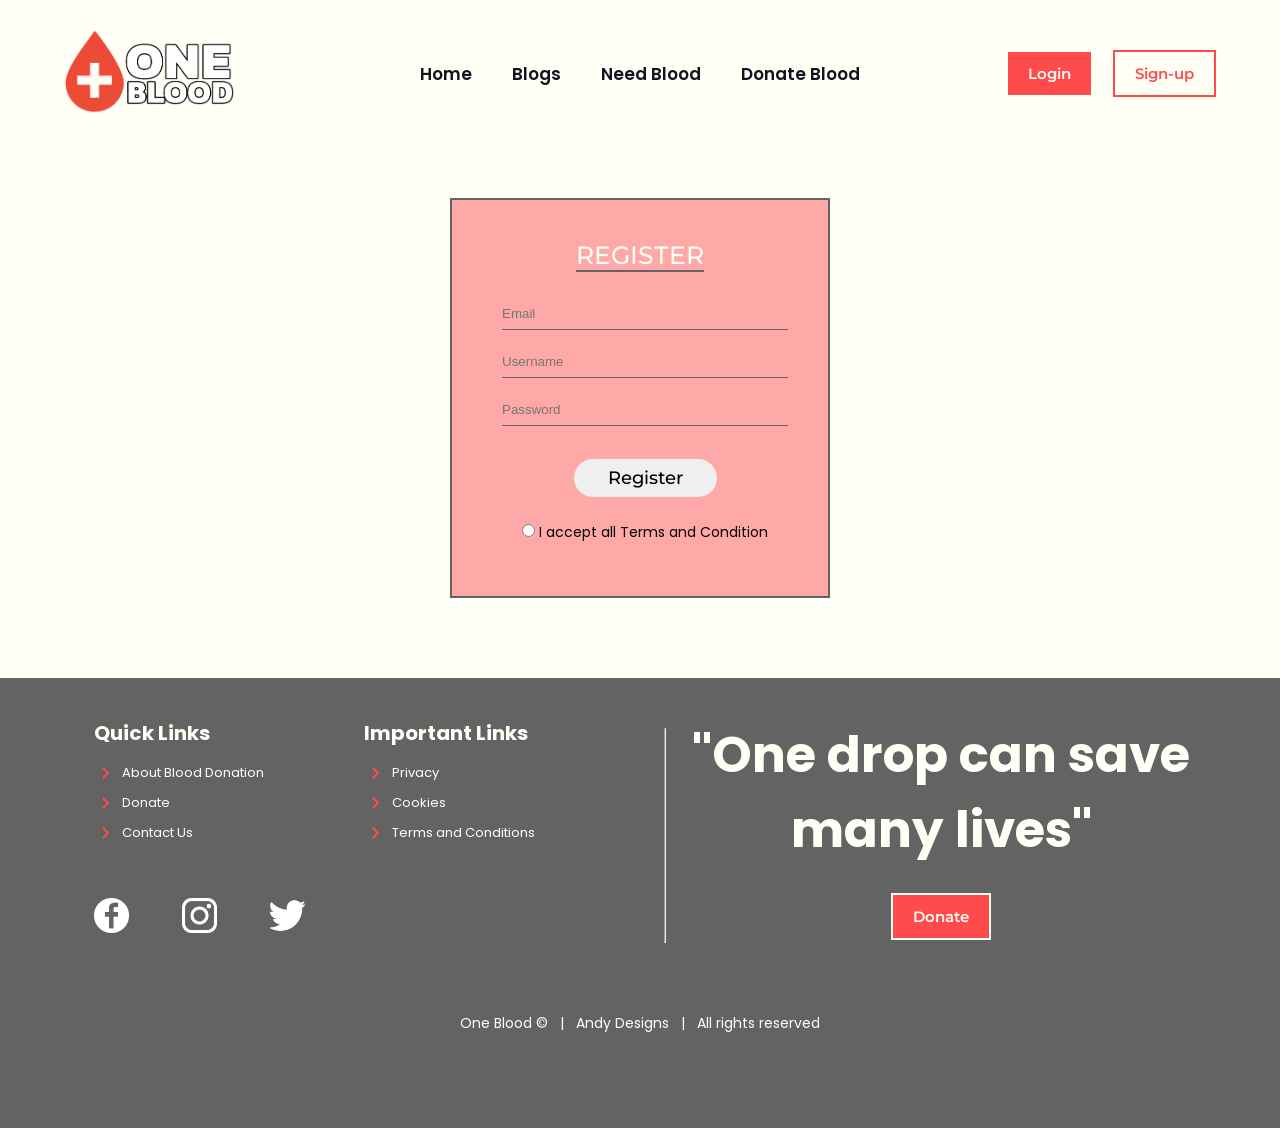
<file: signup.html>
<!DOCTYPE html>
<html lang="en">
<head>
    <meta charset="UTF-8">
    <meta http-equiv="X-UA-Compatible" content="IE=edge">
    <meta name="viewport" content="width=device-width, initial-scale=1.0">
    <title> Donate Blood </title>
    <link rel="stylesheet" href="./css/login.css">
    <link rel="shortcut icon" href="./images/android-chrome-192x192.png" type="image/x-icon">
    <link rel="stylesheet" href="https://fonts.googleapis.com/css2?family=Material+Symbols+Outlined:opsz,wght,FILL,GRAD@48,600,0,0"/>
    <link rel="stylesheet" href="https://fonts.googleapis.com/css2?family=Material+Symbols+Outlined:opsz,wght,FILL,GRAD@48,700,1,200"/>
    <link rel="stylesheet" href="https://fonts.googleapis.com/css2?family=Material+Symbols+Outlined:opsz,wght,FILL,GRAD@20..48,100..700,0..1,-50..200" />
    <link rel="stylesheet" href="https://fonts.googleapis.com/css2?family=Material+Symbols+Outlined:opsz,wght,FILL,GRAD@20..48,100..700,0..1,-50..200" />
</head>
<body>
    <nav class="navbar container">
        <div class="logo"> <a href="./index.html"> <img src="./images/one blood logo.png" alt="Website logo"> </a> </div>
        <div class="nav-item-wrapper">
            <ul class="nav-items">
                <li class="nav-item-1"> <a href="./index.html"> Home </a> </li>
                <li class="nav-item-2"> <a href="./index.html#BLOG"> Blogs </a> </li>
                <li class="nav-item-3"> <a href="./contact.html"> Need Blood </a> </li>
                <li class="nav-item-3"> <a href=""> Donate Blood </a> </li>
            </ul>
        </div>
        <div class="nav-right">
            <div> <a href="./login.html"> <button type="submit" class="login-btn primary-btn"> Login </button> </a> </div>
            <div> <a href="./signup.html"> <button type="submit" class="sign-up-btn secondary-btn"> Sign-up </button> </a> </div>
        </div>
    </nav>

    <div class="form-box form-wrap-2">
        <div class="bttn">
            <span class="tgl-bttn text-white"> REGISTER </span>
        </div>
        <form action="./index.html">
            <input class="textbox" type="email" name="email" id="email" placeholder="Email" required>
            <input class="textbox" type="text" name="username" id="username" placeholder="Username" required>
            <input class="textbox" type="password" name="password" id="password" placeholder="Password" required>
            <input class="stbox" type="submit" value="Register">
            <p class="accept-tandc text-white" > <input type="radio" name="tandc" id="tandc" required> I accept all Terms and Condition</p> 
        </form>
    </div>

    <section class="footer">
        <div class="foot-wrap container">
            <div class="left-items-wrap">
                <div class="foot-links-wrap container">
                    <div class="q-links-wrapper">
                        <h3 class="q-links"> Quick Links </h3>
                        <div> 
                            <a href="https://en.wikipedia.org/wiki/Blood_donation" target="_blank"> 
                                <div class="footer-link-wrapper"> 
                                    <span class="material-symbols-outlined"> chevron_right </span> 
                                    <span class="footer-link-text"> About Blood Donation </span> 
                                </div> 
                            </a> 
                        </div>
                        <div> 
                            <a href="" target="_blank"> 
                                <div class="footer-link-wrapper"> 
                                    <span class="material-symbols-outlined"> chevron_right </span> 
                                    <span class="footer-link-text"> Donate </span> 
                                </div>
                            </a>
                        </div>
                        <div> 
                            <a href="./contact.html" target="_blank"> 
                                <div class="footer-link-wrapper"> 
                                    <span class="material-symbols-outlined"> chevron_right </span> 
                                    <span class="footer-link-text"> Contact Us </span> 
                                </div>
                            </a>
                        </div>
                    </div>
                    <div class="imp-links-wrapper">
                        <h3 class="imp-links"> Important Links </h3>
                        <div> 
                            <a href="" target="_blank"> 
                                <div class="footer-link-wrapper"> 
                                    <span class="material-symbols-outlined"> chevron_right </span> 
                                    <span class="footer-link-text"> Privacy </span> 
                                </div>
                            </a> 
                        </div>
                        <div> 
                            <a href="" target="_blank"> 
                                <div class="footer-link-wrapper"> 
                                    <span class="material-symbols-outlined"> chevron_right </span> 
                                    <span class="footer-link-text"> Cookies </span> 
                                </div>    
                            </a>
                        </div>
                        <div> 
                            <a href="" target="_blank"> 
                                <div class="footer-link-wrapper"> 
                                    <span class="material-symbols-outlined"> chevron_right </span> 
                                    <span class="footer-link-text"> Terms and Conditions </span> 
                                </div>
                            </a> 
                        </div>
                        <div>
        
                        </div>
                    </div>
                </div>
                <div class="sm-links container">
                    <a href=""> <img src="./images/facebook.png" alt=""> </a>
                    <a href=""> <img src="./images/instagram.png" alt=""> </a>
                    <a href=""> <img src="./images/twitter.png" alt=""> </a>
                </div>
            </div>
            <hr class="foot-breaker">
            <div class="right-text-wrap container">
                <div class="foot-l-text"> "One drop can save many lives" </div>
                <div> <button type="submit" class="login-btn primary-btn"> Donate </button> </div>
            </div>
        </div>
        <p class="container cr-text"> One Blood &copy; &nbsp; | &nbsp Andy Designs &nbsp | &nbsp; All rights reserved </p> 
    </section>

    <script>
        function fun1(){
            alert("Your appointment has been booked..! Please visit nearest one blood center to donate your blood");
        }
    </script>
</body>
</html>
</file>
<file: css/style.css>
@import url(./utilities.css); 

/* .......................... Navbar .......................... */

.navbar, .nav-items{
    display: flex; 
    align-items: center;
}
 
.navbar{
    justify-content: space-between;
    margin-top: 3rem;
    margin-bottom: 3rem;
}

.logo img{
    width: 17rem;
}

.nav-items li{
    margin-left: 4rem;
}

.nav-items li a{
    font-weight: 600;
    font-size: 1.7rem;
}

.nav-items li a:hover{
    color: var(--bg-red);
    transition: all .2s;
}

.nav-right{
    display: flex;
    align-items: center;
}

.login-btn:hover{
    border: 2px solid var(--bg-red);
    background-color: var(--bg-white);
    color: var(--bg-red);
    transition: all .2s;
}

.sign-up-btn:hover{
    border: 2px solid var(--bg-white);
    background-color: var(--bg-red);
    color: var(--bg-white);
    transition: all .2s;
}

/* .......................... Appointment .......................... */

.appointment{
    position: absolute;
    top: 86%;
    left: 88%;
    position: fixed;
    z-index: 995;
}

.appointment-circle{
    height: 7rem;
    width: 7rem;
    border-radius: 50%;
    position: relative;
    border: 2px solid var(--bg-white);
    background-color: var(--bg-red);
    z-index: 999;
}

.appointment-circle span{
    font-size: 3rem;
    font-weight: 700;
    position: absolute;
    padding: 1.5rem;
    top: 50%;
    left: 50%;
    transform: translate(-50%, -50%);
    color: var(--bg-white);
    cursor: pointer;
}

.appointment-text{
    height: 4rem;
    width: 0rem;
    font-size: 1.5rem;
    font-family: 'Montserrat', sans-serif;
    padding: .8rem 0 0 1.5rem;
    font-weight: 600;
    border-radius: 3rem 0 0 3rem;
    background-color: var(--bg-red);
    border: 2px solid var(--bg-white);
    color: var(--bg-white);
    position: absolute;
    top: 21%;
    right: 52%;
}

.appointment-text p{
    display: none;
}

.appointment-circle:hover{
    border: 2px solid var(--bg-red);
    background-color: var(--bg-white);
}

.appointment-circle:hover span{
    color: var(--bg-red);
}

.appointment:hover .appointment-text{
    width: 23rem;
    transition: all ease-in .2s;
}

.appointment:hover .appointment-text p{
    display: block;
    transition: all ease-in 1s;
}

/* .......................... Showcase .......................... */

.showcase-bg{
    height: 80vh;
}

.bg-image img{
    width: 75rem;
    float: right;
    margin-top: 4rem;
    margin-left: 2rem;
    position: relative;
}

.search-box{
    height: 5rem;
    width: 65rem;
    border: 1px solid var(--text-black);
    border-radius: 5rem;
    padding: 0 3rem 0 3rem;
    position: absolute;
    overflow: hidden;
    font-size: 1.5rem;
    top: 67%;
    left: 67%;
    transform: translate(-50%, -50%);
    box-shadow: 0px 0px 26px -13px;
}

.form-1 button.comp-btn{
    outline: hidden;
    color: var(--text-gray);
    border: 0;
    background: transparent;
    padding-top: 0.5rem;
    cursor: pointer;
    position: absolute;
    top: 67%;
    left: 86%;
    transform: translate(-50%, -50%);
}

.form-1 button.comp-btn:hover{
    color: var(--text-black);
}

.form-1 button.mob-btn{
    display: none;
    position: absolute;
    top: 75%;
    left: 50%;
    transform: translate(-50%, -50%);
}

.bd-info-wrap{
    padding-top: 19rem;
}

.bd-info-head{
    font-size: 5rem;
    font-weight: 700;
    font-family: 'Montserrat', sans-serif;
}

.bd-info-text{
    width: 40%;
    font-size: 1.4rem;
    margin-top: 1.2rem;
}

.know-more-btn button{
    margin-top: 2rem;
}

.know-more-btn button:hover{
    border: 2px solid var(--bg-red);
    background-color: var(--bg-white);
    color: var(--bg-red);
    transition: all .2s;
}

/* .......................... Blog .......................... */

.blog-wrap{
    height: 100vh;
}

.blog-head{
    font-size: 4rem;
    font-weight: 500;
    margin-bottom: 5rem;
}

.box-wrap{
    display: flex;
    justify-content: space-between;
}

.box-wrap .box img{
    width: 35rem;
    height: auto;
}

.box{
    position: relative;
    width: 35rem;
    height: 55rem;
}

.box-head{
    font-size: 2rem;
    font-weight: 500;
    margin-top: 2rem;
}

.box-text{
    font-size: 1.5rem;
    font-weight: 400;
    margin-top: 3rem;
}

.box-link-wrapper{
    position: absolute;
    width: 100%;
    bottom: 0;
    border-bottom: 2px solid var(--bg-red);
}

.box-btn{
    position: relative;
    height: 5rem;
    color: var(--bg-red);
}

.box-btn span{
    position: absolute;
    top: 50%;
    font-weight: 600;
    transform: translate(0, -50%);
}

.rm-text{
    margin-left: 2.8rem;
    font-size: 1.7rem;
}

.box:hover{
    color: var(--bg-red);
}

.box-btn:hover{
    background-color: var(--bg-red);
    color: var(--bg-white);
    padding-left: 1rem;
    transition: padding 0.2s ease-in-out;
}

/* .......................... Donate  .......................... */

.dr-wrap{
    height: 110vh;
}

.donate, .recieve{
    position: relative;
    width: 60rem;
    height: 63rem;
    margin-bottom: 10rem;
    margin-top: 5rem;
    padding: 4rem;
    border: 0.05px solid var(--olive);
}

.donate{
    float: left;
    background-color: var(--bg-green);
    box-shadow: 0px 0px 10px -3px var(--olive);
}

.recieve{
    float: right;
    box-shadow: 0px 0px 10px -5px;
}

.donate-head, .recieve-head{
    font-size: 2.7rem;
    font-weight: 500;
    margin-bottom: 3rem;
    margin-top: 2rem;
}

.donate img, .recieve img{
    width: 100%;
}

.dr-text{
    font-size: 1.5rem;
    font-weight: 400;
}

.donate-btn, .recieve-btn{
    position: absolute;
    bottom: 0;
    margin-bottom: 4rem;
    padding: 1.2rem 3rem;
    font-size: 1.5rem;
    font-weight: 600;
    outline: hidden;
    cursor: pointer;
    border: 3px solid var(--dark-green);
    background-color: var(--dark-green);
    color: var(--bg-white);
    border-radius: 0.3rem;
    box-shadow: 0px 0px 10px 0px var(--olive);
}

.donate-btn:hover, .recieve-btn:hover{
    background-color: var(--bg-green);
    color: var(--text-gray);
}

/* .......................... Footer  .......................... */

.footer{
    height: 50vh;
    background-color: var(--text-gray);
}

.foot-wrap{
    display: flex;
}

.q-links, .imp-links{
    font-size: 2rem;
    margin-bottom: 1rem;
}

.q-links-wrapper, .imp-links-wrapper{
    width: 30rem;
}

.footer-link-wrapper{
    position: relative;
    height: 3rem;
}

.footer-link-wrapper span{
    position: absolute;
    top: 50%;
    transform: translate(0, -50%);
    color: var(--bg-red);
}

.footer-link-wrapper span.footer-link-text{
    color: var(--bg-white);
}

.footer-link-text{
    margin-left: 2.8rem;
    font-size: 1.3rem;
}

.foot-links-wrap{
    display: flex;
    padding-top: 4rem;
    color: var(--bg-white);
}

.footer-link-wrapper:hover{
    padding-left: 1rem;
    transition: padding 0.2s ease-in-out; 
}

.cr-text{
    margin-top: 7rem;
    font-size: 1.4rem;
    color: var(--bg-white);
    text-align: center;
}

.sm-links  a img{
    margin-top: 5rem;
    width: 3.5rem;
    margin-right: 5rem;
    color: var(--bg-white);
}

.l-text{
    display: flex;
    font-size: 4rem;
    justify-content: end;
}

.right-text-wrap{
    margin-top: 4rem;
    font-size: 5rem;
    font-weight: 700;
    text-align: center;
    color: var(--bg-white);
}

.foot-l-text:hover{
    color: var(--bg-red);
}

.foot-breaker{
    margin-top: 5rem;
    background-color: var(--bg-white);
}

/* .......................... Media Queries .......................... */

@media screen and (max-width: 580px) {
    html{
        font-size: 45%;
    }

    .navbar{
        display: block; 
        text-align: center;
    }

    .navbar div{
        margin-bottom: 3rem;
    }

    .navbar{
        height: auto;
    }

    .nav-items li a{
        font-weight: 600;
        font-size: 1.5rem;
    }

    .nav-right{
        position: absolute;
        left: 50%;
        transform: translateX(-50%)
    }

    .logo img{
        width: 10rem;
    }
    
    .bg-image img{
        width: 48rem;
        margin-top: 10rem;
        margin-left: 2rem;
        margin-bottom: 2rem;
        position: relative;
    }

    .search-box{
        height: 5rem;
        width: 40rem;
        top: 50%;
        left: 50%;
    }

    .form-1 button.comp-btn{
        width: 5rem;
        top: 50%;
        left: 80%;
    }

    .appointment-wrap{
        display: none;
    }

    .box-wrap{
        display: block;
    }

    .bd-info-head{
        font-size: 4rem;
        text-align: center;
    }

    .bd-info-text{
        width: auto;
        text-align: center;
    }    

    .know-more-btn{
        position: absolute;
        left: 50%;
        transform: translateX(-50%);
    }

    .blog-head{
        text-align: center;
    }

    .box-wrap{
        position: absolute;
        left: 50%;
        transform: translateX(-50%);
        margin-left: 6rem;
    }

    .rm-text{
        margin-left: 4rem;
    }

    .blog-wrap{
        height: 175vh;
    }

    .box{
        margin-bottom: 5rem;
    }

    .donate, .recieve{
        float: none;
        width: 46rem;
    }

    .box {
        height: 45rem;
    }

    .dr-wrap{
        height: 155vh;
    }

    .footer{
        height: auto;
    }

    .foot-wrap{
        display: block;
    }

    .cr-text{
        padding-bottom: 2rem;
    }
}
</file>
<file: css/contact.css>
@import url(./utilities.css);
@import url(./style.css);

.contact{
    height: 120vh;
    position: relative;
}

.contact-heading{
    font-size: 5rem;
    color: var(--text-black);
    text-align: center;
}

.c-wrap{
    width: 50rem;
    height: 69rem;
    border-radius: 1rem;
    background-color: #ffa8a8;
    border: 0.2rem solid var(--text-gray);
    padding: 3rem;
    position: absolute;
    left: 50%;
    transform: translate(-50%, 5%);
}

.c-wrap .contact-form input.c-input, .c-wrap .contact-form textarea{
    width: 100%;
    height: 3rem;
    margin-top: 0.5rem;
    background: transparent;
    overflow: hidden;
    outline: none;
    border-top-style: hidden;
    border-right-style: hidden;
    border-left-style: hidden;
    border-bottom-style: groove;
}

.c-wrap .contact-form textarea{
    height: 7rem;
    font-family: 'Poppins', sans-serif;
}

.c-wrap .contact-form .c-text{
    margin-top: 1rem;
    font-size: 1.3rem;
}

.c-wrap .contact-form button.submitBtn{
    border: none;
    width: 9rem;
    height: 4rem;
    margin-top: 2rem;
    font-weight: 600;
    cursor: pointer;
    position: absolute;
    left: 50%;
    bottom: 8%;
    transform: translateX(-50%);
}

.gender{
    margin-bottom: 0.5rem;
}

.c-wrap .contact-form label{
    margin-right: 1rem;
}

.c-wrap .contact-form input[type=file]{
    width: 100%;
    height: 3rem;
    margin-top: 0.5rem;
}

/* .......................... Donate Page .......................... */

.d-contact{
    height: 135vh;
}

.d-wrap{
    height: 81rem;
}

.c-wrap .contact-form button.dBtn{
    border: none;
    width: 9rem;
    height: 4rem;
    margin-top: 2rem;
    font-weight: 600;
    cursor: pointer;
    position: absolute;
    left: 50%;
    bottom: 5%;
    transform: translateX(-50%);
}

.c-wrap .contact-form button:hover{
    background-color: var(--bg-red);
    color: var(--bg-white);
    border: 2px solid var(--bg-white);
}


/* .......................... Media Queries .......................... */

@media screen and (max-width: 580px) {
    .contact{
        height: 98vh;
        margin-top: 13rem;
    }

    .d-contact{
        height: 110vh;
    }
}
</file>
<file: css/login.css>
@import url(./utilities.css);
@import url(./style.css);

.form-box{
    height: 40rem;
    width: 38rem;
    position: relative;
    text-align: center;
    margin: 8em auto;
    padding: 4rem 1rem;
    background-color: #ffa8a8;
    border: 0.2rem solid var(--text-gray);
}

.bttn{
    margin: auto;
    padding-bottom: 2rem;
    color: var(--bg-white);
    text-shadow: 0px 0px 26px 0px var(--text-gray);
}

.tgl-bttn{
    border-bottom: 2px solid var(--text-gray);
    font-family: 'Montserrat', sans-serif;
    font-weight: 500;
    font-size: 2.5em;
}

.textbox{
    width: 100%;
    cursor: text;   
    overflow: hidden;
    padding: 0.8rem 0;
    margin: 0.8rem 0;
    border: 0;
    border-bottom: 1px solid var(--text-gray);
    background: transparent;
    outline: none;
}

.stbox{
    width: 50%;
    cursor: pointer;
    overflow: hidden;
    padding: 0.8rem 0;
    margin: 2.5rem 0;
    border: 0;
    border-radius: 5rem;
    outline: none;
    font-family: 'Montserrat', sans-serif;
    font-weight: 500;
    font-size: 1.8em;
}

.stbox:hover{
    background-color: var(--bg-red);
    color: var(--bg-white);
}

.form-box form{
    max-width: 40rem;
    padding: 0 4rem;
    position: absolute;
}

.create-act{
    font-size: 1.4rem;
    padding-top: 1.5rem;
}

.accept-tandc{
    font-size: 1.4rem;
}

.forgot-pass{
    font-size: 1.3rem;
}

.lr-links{
    text-align: center;
}

form a:hover{
    border-bottom: 1px solid var(--bg-white);
}

.lr-links i{
    margin: 1rem;
}

/* .......................... Media Queries .......................... */

@media screen and (max-width: 580px) {
    .form-box{
        margin-top: 15rem;
    }

    .accept-tandc{
        font-size: 1.5rem;
    }
}
</file>
